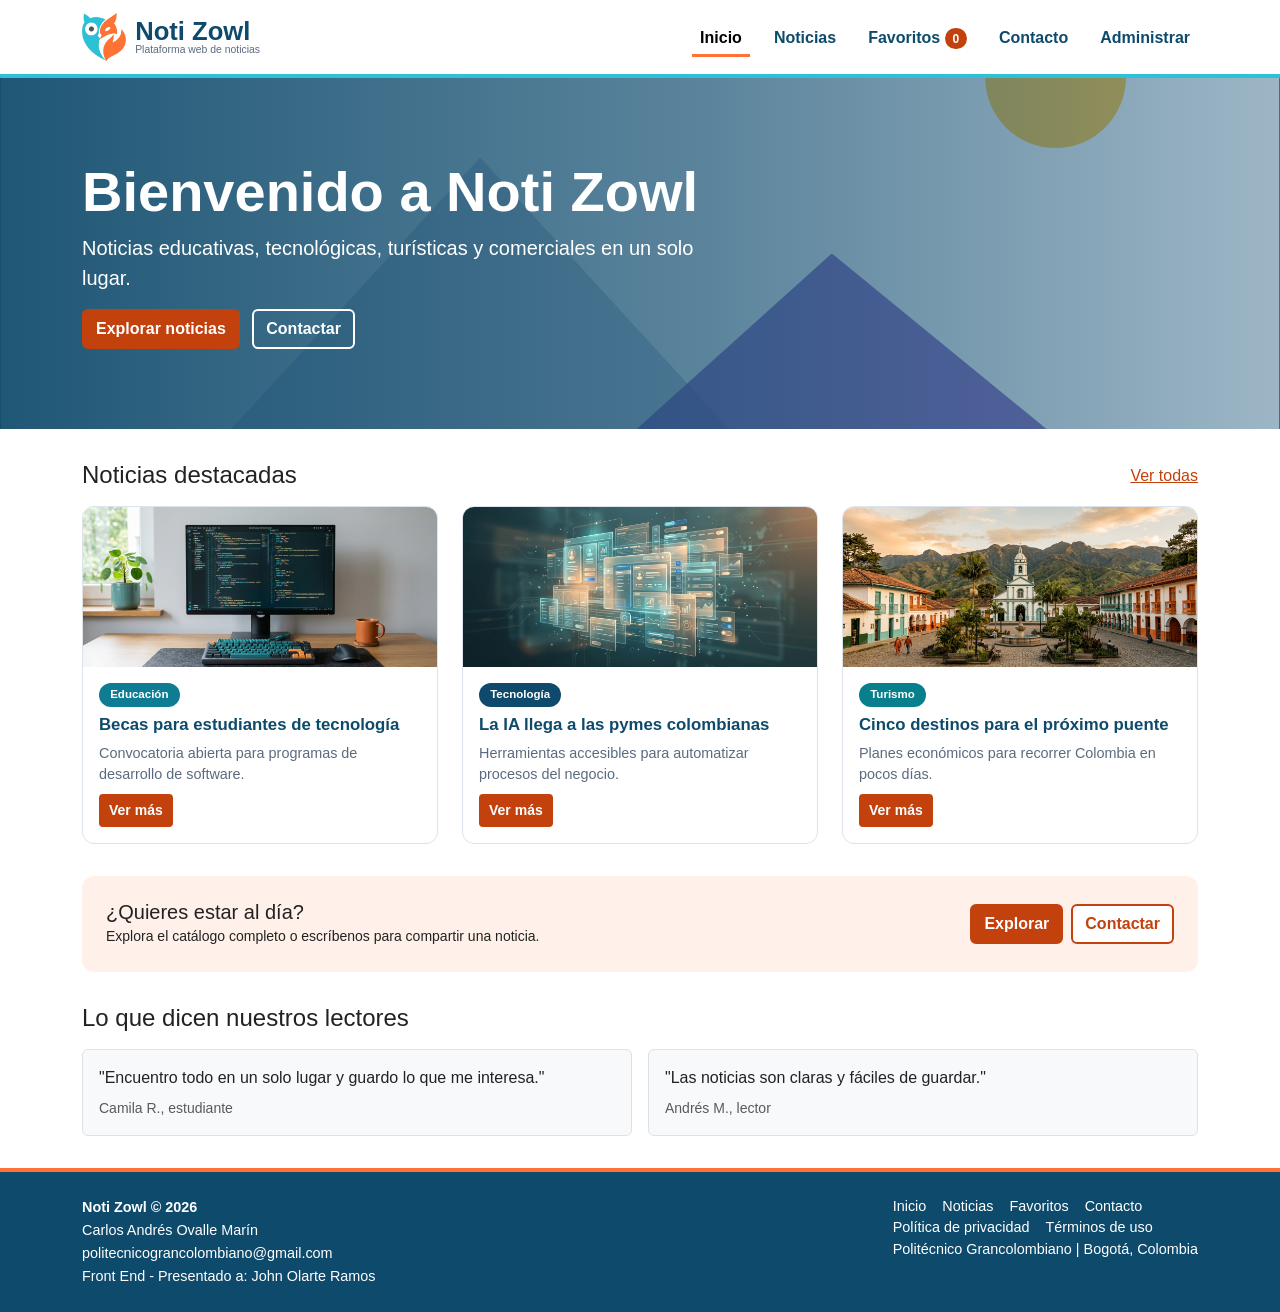
<file: index.html>
<!DOCTYPE html>
<html lang="es">
<head>
  <meta charset="UTF-8">
  <meta name="viewport" content="width=device-width, initial-scale=1">
  <title>Inicio | Noti Zowl</title>
  <!-- Bootstrap 5 (rejilla adaptable, componentes y formularios) -->
  <link href="https://cdn.jsdelivr.net/npm/bootstrap@5.3.3/dist/css/bootstrap.min.css" rel="stylesheet">
  <!-- Estilos propios: paleta y componentes de Noti Zowl -->
  <link rel="icon" href="img/favicon.png">
  <link rel="stylesheet" href="css/estilos.css">
</head>
<body data-pagina="inicio">
  <!-- Header y menú (se dibujan desde js/ui.js) -->
  <div id="header"></div>

  <main>
    <!-- Sección de bienvenida con video de fondo (coloca tu archivo en video/hero.mp4) -->
    <section class="hero-video"><video autoplay muted loop playsinline poster="img/tecnologia.svg" aria-hidden="true">
      <source src="video/hero.mp4" type="video/mp4">
    </video>
    <div class="container"><div class="row"><div class="col-lg-7">
      <h1 class="display-4 fw-bold">Bienvenido a Noti Zowl</h1>
      <p class="lead">Noticias educativas, tecnológicas, turísticas y comerciales en un solo lugar.</p>
      <a class="btn btn-primario me-2" href="noticias.html">Explorar noticias</a>
      <a class="btn btn-secundario" href="contacto.html">Contactar</a>
    </div></div></div></section>

    <!-- Noticias destacadas (tarjetas dinámicas desde JSON) -->
    <section class="seccion"><div class="container">
      <div class="d-flex justify-content-between align-items-center mb-3">
        <h2 class="h4 m-0">Noticias destacadas</h2><a href="noticias.html">Ver todas</a>
      </div>
      <div class="row g-4" id="destacadas"></div>
    </div></section>

    <!-- Llamado a la acción -->
    <section class="container"><div class="cta d-flex flex-wrap justify-content-between align-items-center gap-3">
      <div><h2 class="h5 m-0">¿Quieres estar al día?</h2><small>Explora el catálogo completo o escríbenos para compartir una noticia.</small></div>
      <div><a class="btn btn-primario me-2" href="noticias.html">Explorar</a><a class="btn btn-secundario" href="contacto.html">Contactar</a></div>
    </div></section>

    <!-- Testimonios -->
    <section class="seccion"><div class="container">
      <h2 class="h4 mb-3">Lo que dicen nuestros lectores</h2>
      <div class="row g-3">
        <div class="col-md-6"><blockquote class="p-3 border rounded bg-light m-0">"Encuentro todo en un solo lugar y guardo lo que me interesa."<footer class="small text-muted mt-2">Camila R., estudiante</footer></blockquote></div>
        <div class="col-md-6"><blockquote class="p-3 border rounded bg-light m-0">"Las noticias son claras y fáciles de guardar."<footer class="small text-muted mt-2">Andrés M., lector</footer></blockquote></div>
      </div>
    </div></section>
  </main>

  <!-- Footer (se dibuja desde js/ui.js) -->
  <div id="footer"></div>

  <script src="https://cdn.jsdelivr.net/npm/bootstrap@5.3.3/dist/js/bootstrap.bundle.min.js"></script>
  <script src="js/almacen.js"></script>
  <script src="js/ui.js"></script>
  <script src="js/home.js"></script>
</body>
</html>
</file>
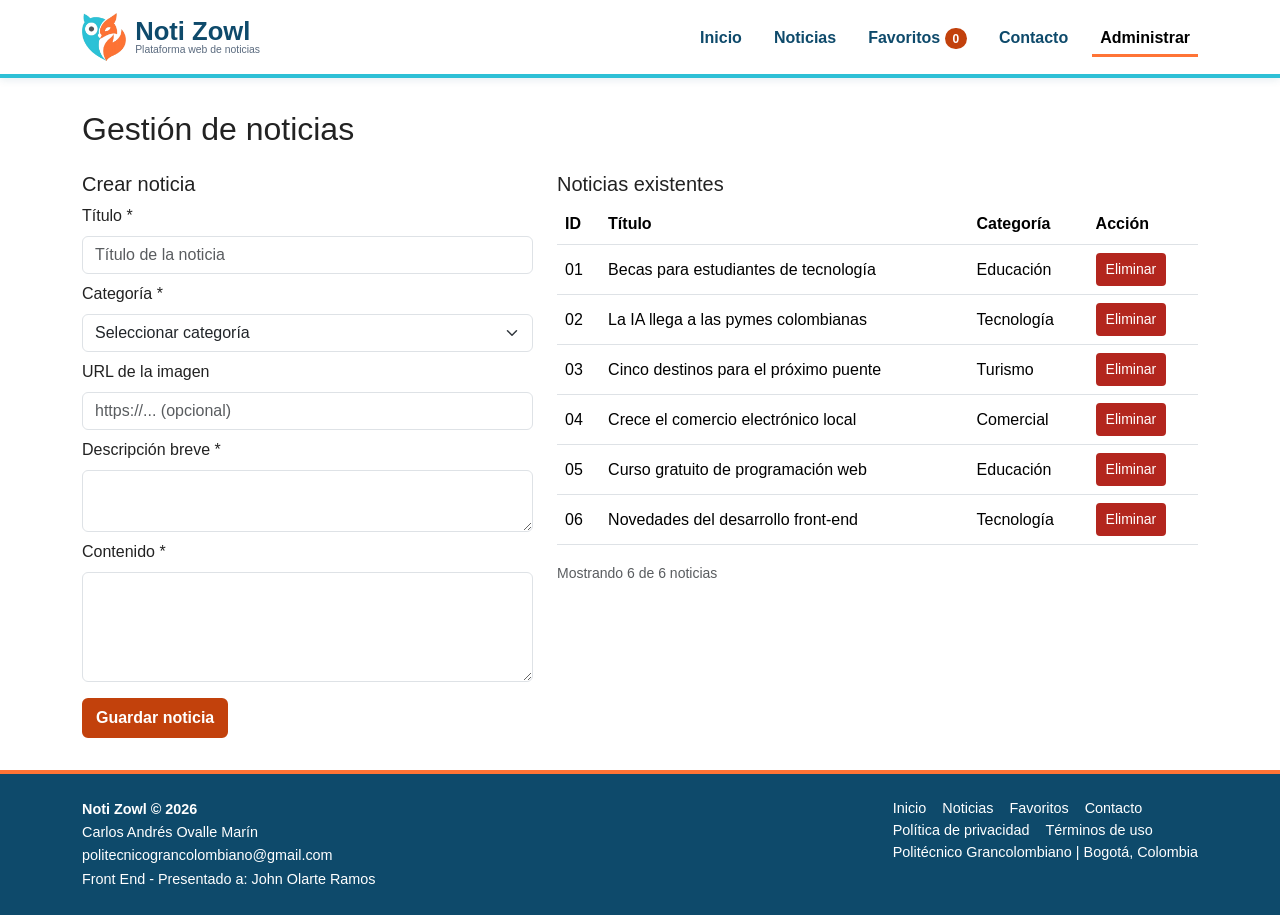
<file: administrar.html>
<!DOCTYPE html>
<html lang="es">
<head>
  <meta charset="UTF-8">
  <meta name="viewport" content="width=device-width, initial-scale=1">
  <title>Administrar noticias | Noti Zowl</title>
  <!-- Bootstrap 5 (rejilla adaptable, componentes y formularios) -->
  <link href="https://cdn.jsdelivr.net/npm/bootstrap@5.3.3/dist/css/bootstrap.min.css" rel="stylesheet">
  <!-- Estilos propios: paleta y componentes de Noti Zowl -->
  <link rel="icon" href="img/favicon.png">
  <link rel="stylesheet" href="css/estilos.css">
</head>
<body data-pagina="administrar">
  <!-- Header y menú (se dibujan desde js/ui.js) -->
  <div id="header"></div>

  <main>
    <section class="seccion"><div class="container">
      <h1 class="h2 mb-4">Gestión de noticias</h1>
      <div class="row g-4">
        <div class="col-lg-5">
          <h2 class="h5">Crear noticia</h2>
          <form id="form-noticia" novalidate>
            <div class="mb-2"><label class="form-label" for="titulo">Título *</label><input class="form-control" id="titulo" name="titulo" placeholder="Título de la noticia"><div class="msg-error" id="err-titulo"></div></div>
            <div class="mb-2"><label class="form-label" for="categoria">Categoría *</label><select class="form-select" id="categoria" name="categoria">
              <option value="">Seleccionar categoría</option><option>Educación</option><option>Tecnología</option><option>Turismo</option><option>Comercial</option></select><div class="msg-error" id="err-categoria"></div></div>
            <div class="mb-2"><label class="form-label" for="imagen">URL de la imagen</label><input class="form-control" id="imagen" name="imagen" placeholder="https://... (opcional)"></div>
            <div class="mb-2"><label class="form-label" for="descripcion">Descripción breve *</label><textarea class="form-control" id="descripcion" name="descripcion" rows="2"></textarea><div class="msg-error" id="err-descripcion"></div></div>
            <div class="mb-3"><label class="form-label" for="contenido">Contenido *</label><textarea class="form-control" id="contenido" name="contenido" rows="4"></textarea><div class="msg-error" id="err-contenido"></div></div>
            <button class="btn btn-primario" type="submit">Guardar noticia</button>
            <div id="exito" class="msg-exito mt-3" role="status" hidden>Noticia creada correctamente.</div>
          </form>
        </div>
        <div class="col-lg-7">
          <h2 class="h5">Noticias existentes</h2>
          <div class="table-responsive"><table class="table align-middle">
            <thead><tr><th>ID</th><th>Título</th><th>Categoría</th><th>Acción</th></tr></thead><tbody id="filas"></tbody></table></div>
          <small class="text-muted" id="total"></small>
        </div>
      </div>
    </div></section>
  </main>

  <!-- Footer (se dibuja desde js/ui.js) -->
  <div id="footer"></div>

  <script src="https://cdn.jsdelivr.net/npm/bootstrap@5.3.3/dist/js/bootstrap.bundle.min.js"></script>
  <script src="js/almacen.js"></script>
  <script src="js/ui.js"></script>
  <script src="js/administrar.js"></script>
</body>
</html>
</file>
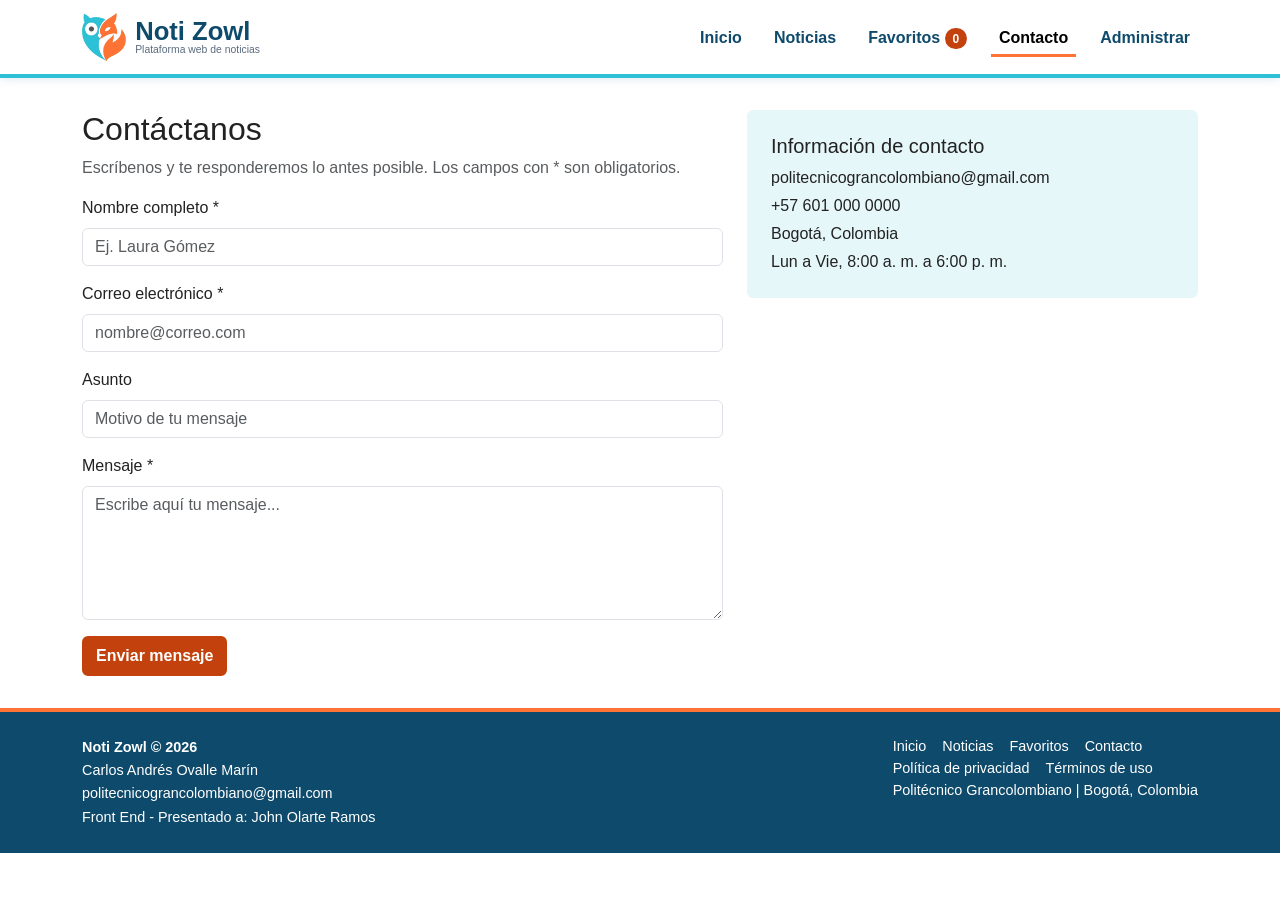
<file: contacto.html>
<!DOCTYPE html>
<html lang="es">
<head>
  <meta charset="UTF-8">
  <meta name="viewport" content="width=device-width, initial-scale=1">
  <title>Contacto | Noti Zowl</title>
  <!-- Bootstrap 5 (rejilla adaptable, componentes y formularios) -->
  <link href="https://cdn.jsdelivr.net/npm/bootstrap@5.3.3/dist/css/bootstrap.min.css" rel="stylesheet">
  <!-- Estilos propios: paleta y componentes de Noti Zowl -->
  <link rel="icon" href="img/favicon.png">
  <link rel="stylesheet" href="css/estilos.css">
</head>
<body data-pagina="contacto">
  <!-- Header y menú (se dibujan desde js/ui.js) -->
  <div id="header"></div>

  <main>
    <section class="seccion"><div class="container"><div class="row g-4">
      <div class="col-lg-7">
        <h1 class="h2">Contáctanos</h1><p class="text-muted">Escríbenos y te responderemos lo antes posible. Los campos con * son obligatorios.</p>
        <!-- novalidate: las validaciones las hace js/contacto.js -->
        <form id="form-contacto" novalidate>
          <div class="mb-3"><label class="form-label" for="nombre">Nombre completo *</label><input class="form-control" id="nombre" name="nombre" placeholder="Ej. Laura Gómez"><div class="msg-error" id="err-nombre"></div></div>
          <div class="mb-3"><label class="form-label" for="correo">Correo electrónico *</label><input class="form-control" id="correo" name="correo" type="email" placeholder="nombre@correo.com"><div class="msg-error" id="err-correo"></div></div>
          <div class="mb-3"><label class="form-label" for="asunto">Asunto</label><input class="form-control" id="asunto" name="asunto" placeholder="Motivo de tu mensaje"></div>
          <div class="mb-3"><label class="form-label" for="mensaje">Mensaje *</label><textarea class="form-control" id="mensaje" name="mensaje" rows="5" placeholder="Escribe aquí tu mensaje..."></textarea><div class="msg-error" id="err-mensaje"></div></div>
          <button class="btn btn-primario" type="submit">Enviar mensaje</button>
          <div id="exito" class="msg-exito mt-3" role="status" hidden><strong>Mensaje enviado correctamente</strong><br>Gracias por escribirnos, te responderemos pronto.</div>
        </form>
      </div>
      <aside class="col-lg-5"><div class="p-4 rounded" style="background:var(--azul-claro)">
        <h2 class="h5">Información de contacto</h2>
        <p class="mb-1">politecnicograncolombiano@gmail.com</p><p class="mb-1">+57 601 000 0000</p><p class="mb-1">Bogotá, Colombia</p><p class="mb-0">Lun a Vie, 8:00 a. m. a 6:00 p. m.</p>
      </div></aside>
    </div></div></section>
  </main>

  <!-- Footer (se dibuja desde js/ui.js) -->
  <div id="footer"></div>

  <script src="https://cdn.jsdelivr.net/npm/bootstrap@5.3.3/dist/js/bootstrap.bundle.min.js"></script>
  <script src="js/almacen.js"></script>
  <script src="js/ui.js"></script>
  <script src="js/contacto.js"></script>
</body>
</html>
</file>
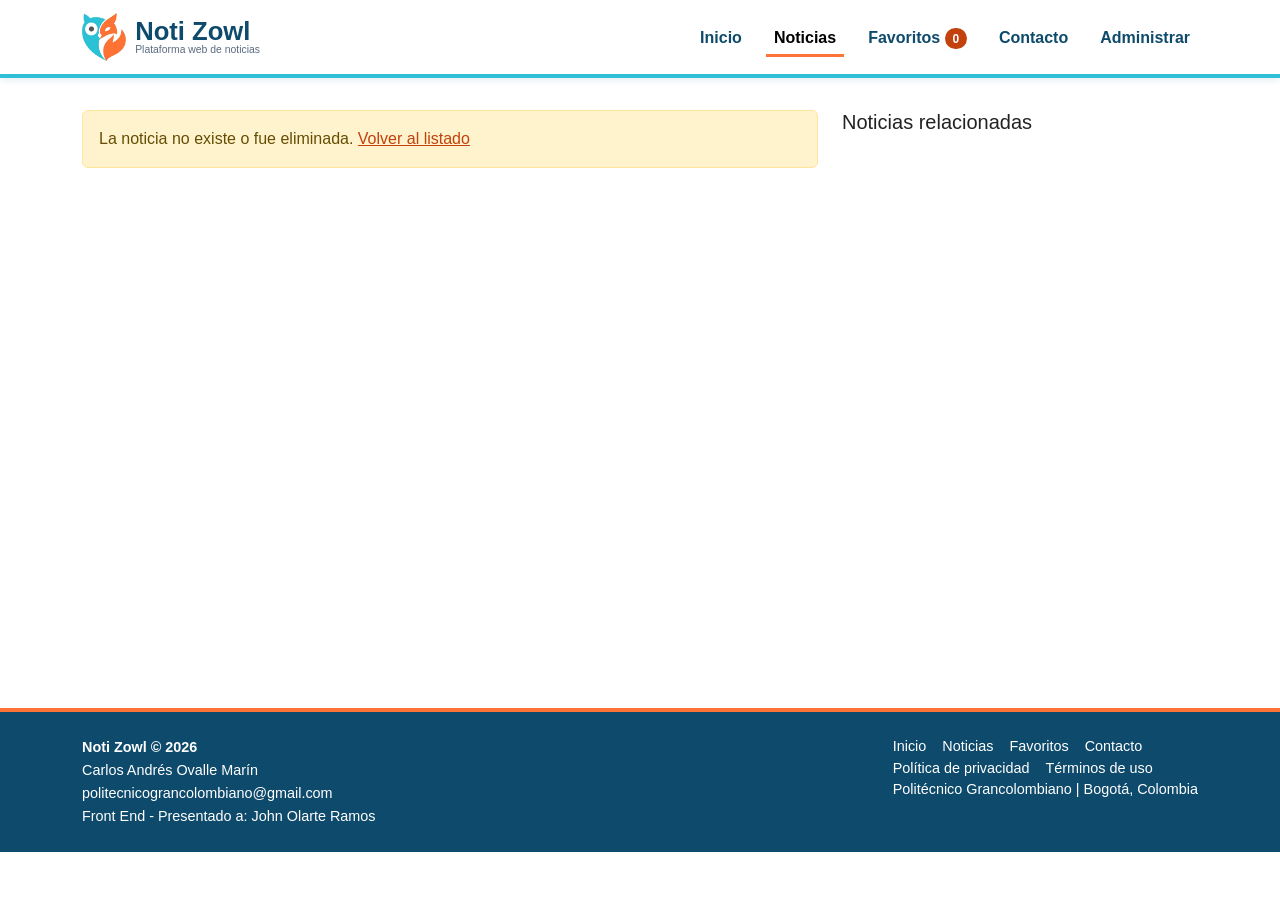
<file: detalle.html>
<!DOCTYPE html>
<html lang="es">
<head>
  <meta charset="UTF-8">
  <meta name="viewport" content="width=device-width, initial-scale=1">
  <title>Detalle de noticia | Noti Zowl</title>
  <!-- Bootstrap 5 (rejilla adaptable, componentes y formularios) -->
  <link href="https://cdn.jsdelivr.net/npm/bootstrap@5.3.3/dist/css/bootstrap.min.css" rel="stylesheet">
  <!-- Estilos propios: paleta y componentes de Noti Zowl -->
  <link rel="icon" href="img/favicon.png">
  <link rel="stylesheet" href="css/estilos.css">
</head>
<body data-pagina="noticias">
  <!-- Header y menú (se dibujan desde js/ui.js) -->
  <div id="header"></div>

  <main>
    <section class="seccion"><div class="container"><div class="row g-4">
      <div class="col-lg-8" id="detalle"><p>Cargando...</p></div>
      <aside class="col-lg-4"><h2 class="h5">Noticias relacionadas</h2><div id="relacionadas"></div></aside>
    </div></div></section>
  </main>

  <!-- Footer (se dibuja desde js/ui.js) -->
  <div id="footer"></div>

  <script src="https://cdn.jsdelivr.net/npm/bootstrap@5.3.3/dist/js/bootstrap.bundle.min.js"></script>
  <script src="js/almacen.js"></script>
  <script src="js/ui.js"></script>
  <script src="js/detalle.js"></script>
</body>
</html>
</file>
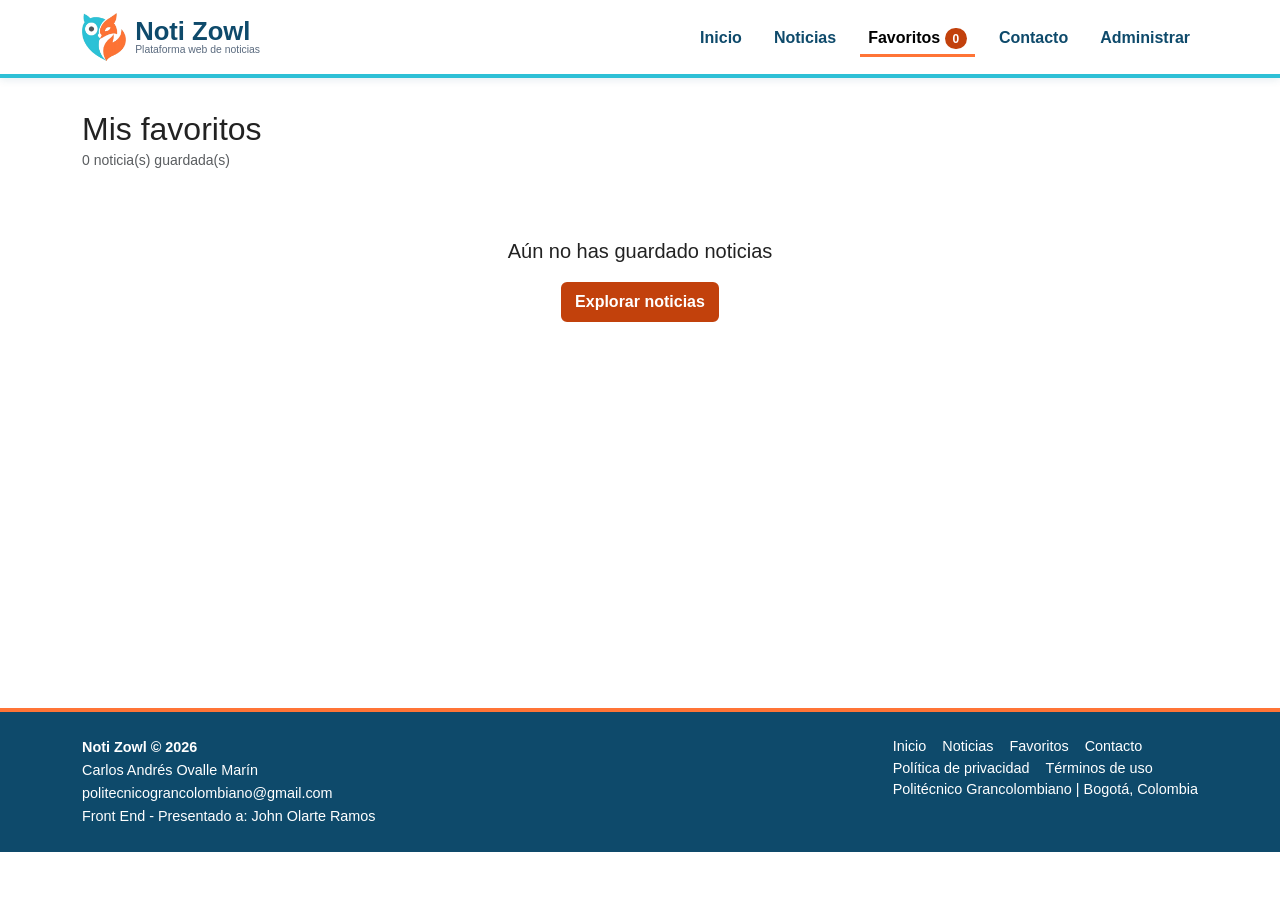
<file: favoritos.html>
<!DOCTYPE html>
<html lang="es">
<head>
  <meta charset="UTF-8">
  <meta name="viewport" content="width=device-width, initial-scale=1">
  <title>Favoritos | Noti Zowl</title>
  <!-- Bootstrap 5 (rejilla adaptable, componentes y formularios) -->
  <link href="https://cdn.jsdelivr.net/npm/bootstrap@5.3.3/dist/css/bootstrap.min.css" rel="stylesheet">
  <!-- Estilos propios: paleta y componentes de Noti Zowl -->
  <link rel="icon" href="img/favicon.png">
  <link rel="stylesheet" href="css/estilos.css">
</head>
<body data-pagina="favoritos">
  <!-- Header y menú (se dibujan desde js/ui.js) -->
  <div id="header"></div>

  <main>
    <section class="seccion"><div class="container">
      <div class="d-flex flex-wrap justify-content-between align-items-center mb-3">
        <div><h1 class="h2 m-0">Mis favoritos</h1><small id="contador" class="text-muted" role="status"></small></div>
        <button id="vaciar" class="btn btn-secundario" hidden>Vaciar lista</button>
      </div>
      <div id="lista-fav"></div>
    </div></section>
  </main>

  <!-- Footer (se dibuja desde js/ui.js) -->
  <div id="footer"></div>

  <script src="https://cdn.jsdelivr.net/npm/bootstrap@5.3.3/dist/js/bootstrap.bundle.min.js"></script>
  <script src="js/almacen.js"></script>
  <script src="js/ui.js"></script>
  <script src="js/favoritos.js"></script>
</body>
</html>
</file>
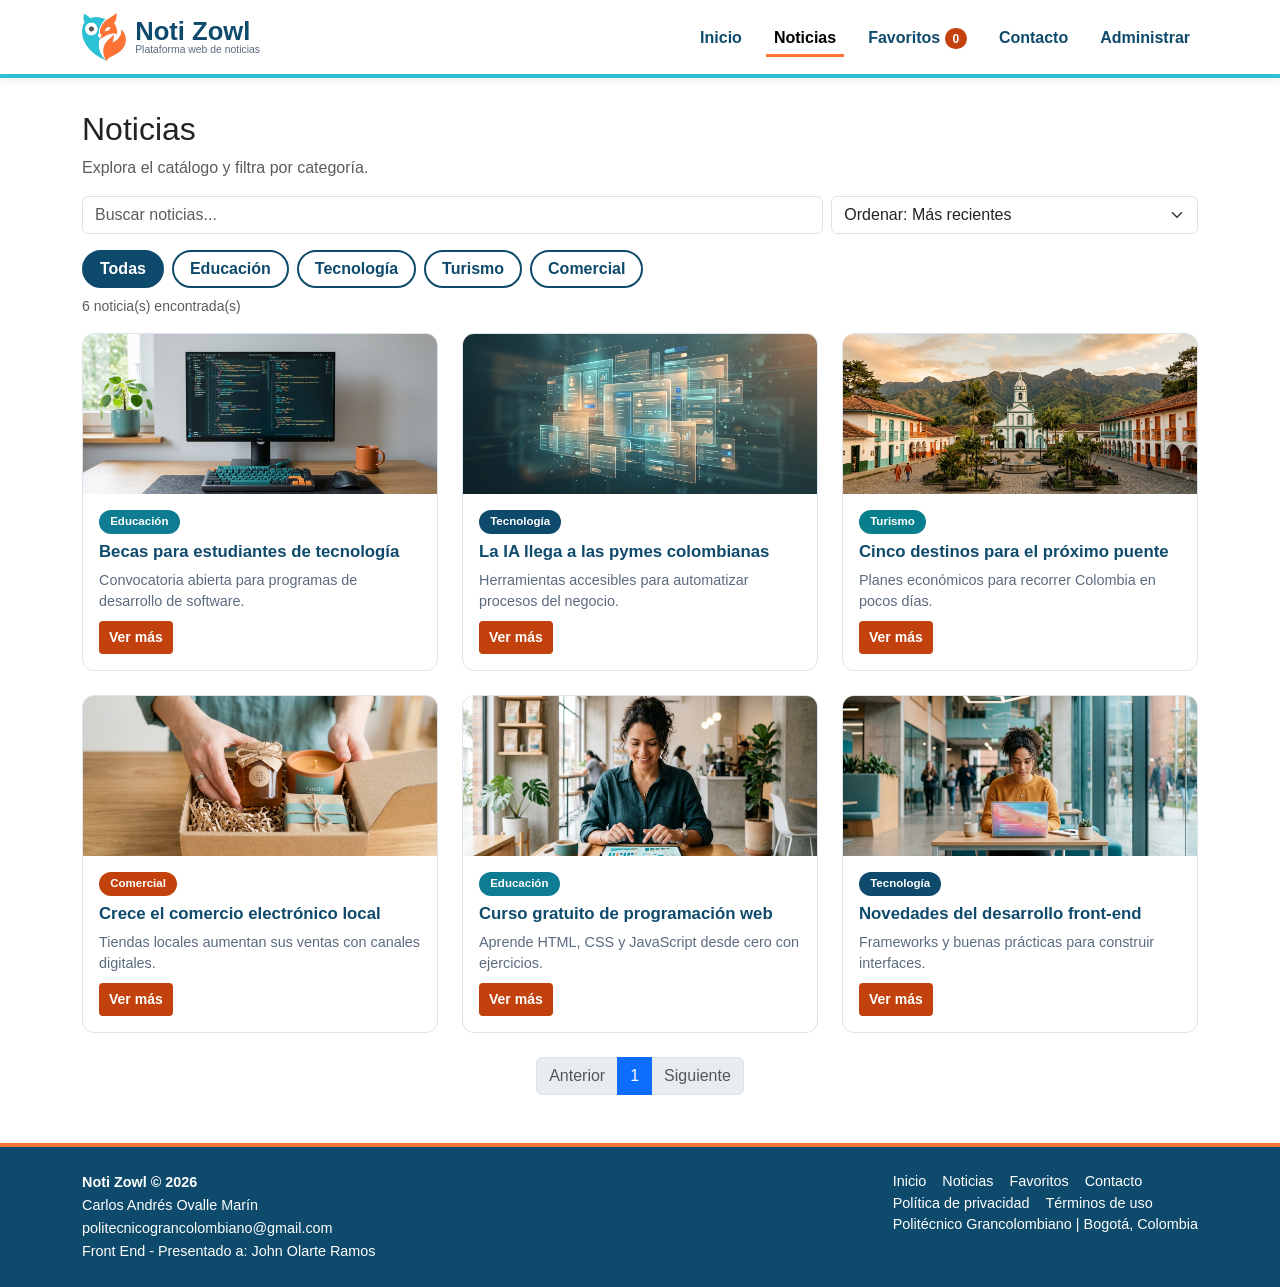
<file: noticias.html>
<!DOCTYPE html>
<html lang="es">
<head>
  <meta charset="UTF-8">
  <meta name="viewport" content="width=device-width, initial-scale=1">
  <title>Noticias | Noti Zowl</title>
  <!-- Bootstrap 5 (rejilla adaptable, componentes y formularios) -->
  <link href="https://cdn.jsdelivr.net/npm/bootstrap@5.3.3/dist/css/bootstrap.min.css" rel="stylesheet">
  <!-- Estilos propios: paleta y componentes de Noti Zowl -->
  <link rel="icon" href="img/favicon.png">
  <link rel="stylesheet" href="css/estilos.css">
</head>
<body data-pagina="noticias">
  <!-- Header y menú (se dibujan desde js/ui.js) -->
  <div id="header"></div>

  <main>
    <section class="seccion"><div class="container">
      <h1 class="h2">Noticias</h1><p class="text-muted">Explora el catálogo y filtra por categoría.</p>
      <!-- Búsqueda y orden -->
      <div class="row g-2 mb-3">
        <div class="col-md-8"><input id="buscar" type="search" class="form-control" placeholder="Buscar noticias..." aria-label="Buscar noticias"></div>
        <div class="col-md-4"><select id="orden" class="form-select" aria-label="Ordenar">
          <option value="recientes">Ordenar: Más recientes</option><option value="antiguas">Más antiguas</option><option value="az">Título (A-Z)</option></select></div>
      </div>
      <!-- Filtros por categoría -->
      <div id="filtros" class="d-flex flex-wrap gap-2 mb-2">
        <button class="filtro activo" data-cat="Todas">Todas</button><button class="filtro" data-cat="Educación">Educación</button>
        <button class="filtro" data-cat="Tecnología">Tecnología</button><button class="filtro" data-cat="Turismo">Turismo</button><button class="filtro" data-cat="Comercial">Comercial</button>
      </div>
      <p id="resultados" class="small text-muted" role="status"></p>
      <div class="row g-4" id="tarjetas"></div>
      <nav class="mt-4" aria-label="Paginación"><ul class="pagination justify-content-center" id="paginacion"></ul></nav>
    </div></section>
  </main>

  <!-- Footer (se dibuja desde js/ui.js) -->
  <div id="footer"></div>

  <script src="https://cdn.jsdelivr.net/npm/bootstrap@5.3.3/dist/js/bootstrap.bundle.min.js"></script>
  <script src="js/almacen.js"></script>
  <script src="js/ui.js"></script>
  <script src="js/listado.js"></script>
</body>
</html>
</file>
<file: css/estilos.css>
/* ==========================================================
   Noti Zowl - Hoja de estilos principal
   Sistema de diseño definido en la Entrega previa 1 (ver Tabla 3 del informe)
   ========================================================== */

/* 1. Variables de diseño (paleta) */
:root {
  --azul: #0E4A6B;        /* títulos y footer (azul profundo) */
  --turquesa: #2EC0D6;    /* azul del logo: detalles y acentos */
  --naranja: #C2410C;     /* botones principales (contraste 5,2:1 con texto blanco: cumple AA) */
  --naranja-logo: #FF7436;/* naranja del logo: acentos y opción activa */
  --azul-claro: #E6F7FA;  /* fondos de sección */
  --blanco: #FFFFFF;
  --gris: #5B6B7F;
  --rojo: #B3261E;        /* acciones destructivas y errores */
  --verde: #1E7B3A;       /* confirmaciones */
}

/* 2. Base */
body { font-family: Helvetica, Arial, sans-serif; color: #222; background: var(--blanco); }
main { min-height: 70vh; }
h1, h2, h3 { color: var(--azul); font-weight: 700; }
a { color: var(--naranja); }

/* 3. Header y menú de navegación */
.site-header { background: #fff; border-bottom: 4px solid var(--turquesa); box-shadow: 0 2px 8px rgba(14,74,107,.1); }
.site-header .navbar-brand { display: flex; align-items: center; gap: .6rem; color: var(--azul); font-weight: 800; font-size: 1.6rem; line-height: 1; }
.site-header .navbar-brand img { height: 48px; width: auto; }
.site-header .navbar-brand small { display: block; font-size: .65rem; font-weight: 400; color: var(--gris); }
.site-header .nav-link { color: var(--azul); font-weight: 600; padding-bottom: .25rem; border-bottom: 3px solid transparent; }
.site-header .nav-link.active { border-bottom-color: var(--naranja-logo); font-weight: 700; }
.site-header .badge-fav { background: var(--naranja); }

/* 4. Botones (primario, secundario y de eliminación) */
.btn-primario { background: var(--naranja); border: 2px solid var(--naranja); color: #fff; font-weight: 700; }
.btn-primario:hover, .btn-primario:focus { background: #9A3412; border-color: #9A3412; color: #fff; }
.btn-secundario { background: #fff; border: 2px solid var(--naranja); color: var(--naranja); font-weight: 700; }
.btn-secundario:hover { background: var(--naranja); color: #fff; }
.btn-eliminar { background: var(--rojo); border: 2px solid var(--rojo); color: #fff; }
.btn-eliminar:hover { background: #8c1d17; color: #fff; }

/* 5. Secciones */
.hero { background: var(--azul-claro); padding: 3rem 0; }
.cta { background: #FFF1EA; border-radius: 12px; padding: 1.5rem; }
.seccion { padding: 2rem 0; }

/* 6. Tarjetas de noticia (rejilla: 3 col escritorio, 2 tableta, 1 móvil via Bootstrap) */
.tarjeta { border: 1px solid #dde3ec; border-radius: 12px; overflow: hidden; height: 100%; background: #fff;
           display: flex; flex-direction: column; transition: box-shadow .2s; }
.tarjeta:hover { box-shadow: 0 6px 18px rgba(31, 58, 95, .15); }
.tarjeta img { width: 100%; height: 160px; object-fit: cover; background: var(--azul-claro); }
.tarjeta .cuerpo { padding: 1rem; display: flex; flex-direction: column; flex: 1; gap: .5rem; }
.tarjeta .cuerpo p { color: var(--gris); font-size: .9rem; margin: 0; flex: 1; }
.tarjeta h3 { font-size: 1.05rem; margin: 0; }

/* 7. Etiquetas de categoría (color por categoría) */
.etiqueta { display: inline-block; align-self: flex-start; color: #fff; font-size: .72rem; font-weight: 700;
            padding: .2rem .7rem; border-radius: 20px; background: var(--gris); }
.cat-educacion { background: #0E7C93; } .cat-tecnologia { background: var(--azul); }
.cat-turismo { background: #087F8C; }   .cat-comercial { background: var(--naranja); }

/* 8. Filtros del listado */
.filtro { border: 2px solid var(--azul); background: #fff; color: var(--azul); border-radius: 20px; padding: .3rem 1rem; font-weight: 700; }
.filtro.activo { background: var(--azul); color: #fff; }

/* 9. Detalle */
.detalle-img { width: 100%; max-height: 340px; object-fit: cover; border-radius: 12px; background: var(--azul-claro); }
.relacionada { display: block; padding: .6rem 0; border-bottom: 1px solid #e3e8ef; text-decoration: none; }

/* 10. Favoritos: fila con miniatura */
.fila-fav { display: flex; gap: 1rem; align-items: center; border: 1px solid #dde3ec; border-radius: 12px; padding: .8rem; margin-bottom: .8rem; }
.fila-fav img { width: 110px; height: 75px; object-fit: cover; border-radius: 8px; }
.fila-fav .acciones { margin-left: auto; display: flex; flex-direction: column; gap: .4rem; }
@media (max-width: 576px) { .fila-fav { flex-wrap: wrap; } .fila-fav .acciones { flex-direction: row; margin-left: 0; } }

/* 11. Formularios: estados de error y éxito */
.campo-error { border-color: var(--rojo) !important; }
.msg-error { color: var(--rojo); font-size: .85rem; margin-top: .25rem; }
.msg-exito { background: #E6F4EA; border: 1px solid var(--verde); color: var(--verde); border-radius: 8px; padding: .8rem 1rem; }

/* 12. Footer */
.site-footer { background: var(--azul); color: #fff; padding: 1.5rem 0; font-size: .9rem; }
.site-footer a { color: #fff; text-decoration: none; margin-right: 1rem; }
.site-footer a:hover { text-decoration: underline; }

/* 13. Hero con video de fondo (el texto queda sobre una capa azul semitransparente) */
.hero-video { position: relative; overflow: hidden; color: #fff; padding: 5rem 0; background: var(--azul); }
.hero-video video { position: absolute; inset: 0; width: 100%; height: 100%; object-fit: cover; z-index: 0; }
.hero-video::after { content: ""; position: absolute; inset: 0; z-index: 1;
                     background: linear-gradient(90deg, rgba(14,74,107,.92) 0%, rgba(14,74,107,.65) 55%, rgba(14,74,107,.35) 100%); }
.hero-video .container { position: relative; z-index: 2; }
.hero-video h1, .hero-video .lead { color: #fff; }
.hero-video .btn-secundario { background: transparent; border-color: #fff; color: #fff; }
.hero-video .btn-secundario:hover { background: #fff; color: var(--azul); }
@media (prefers-reduced-motion: reduce) { .hero-video video { display: none; } }  /* accesibilidad: sin movimiento */

/* 14. Footer con datos del autor */
.site-footer { border-top: 4px solid var(--naranja-logo); }
.site-footer .autor { line-height: 1.6; }
</file>
